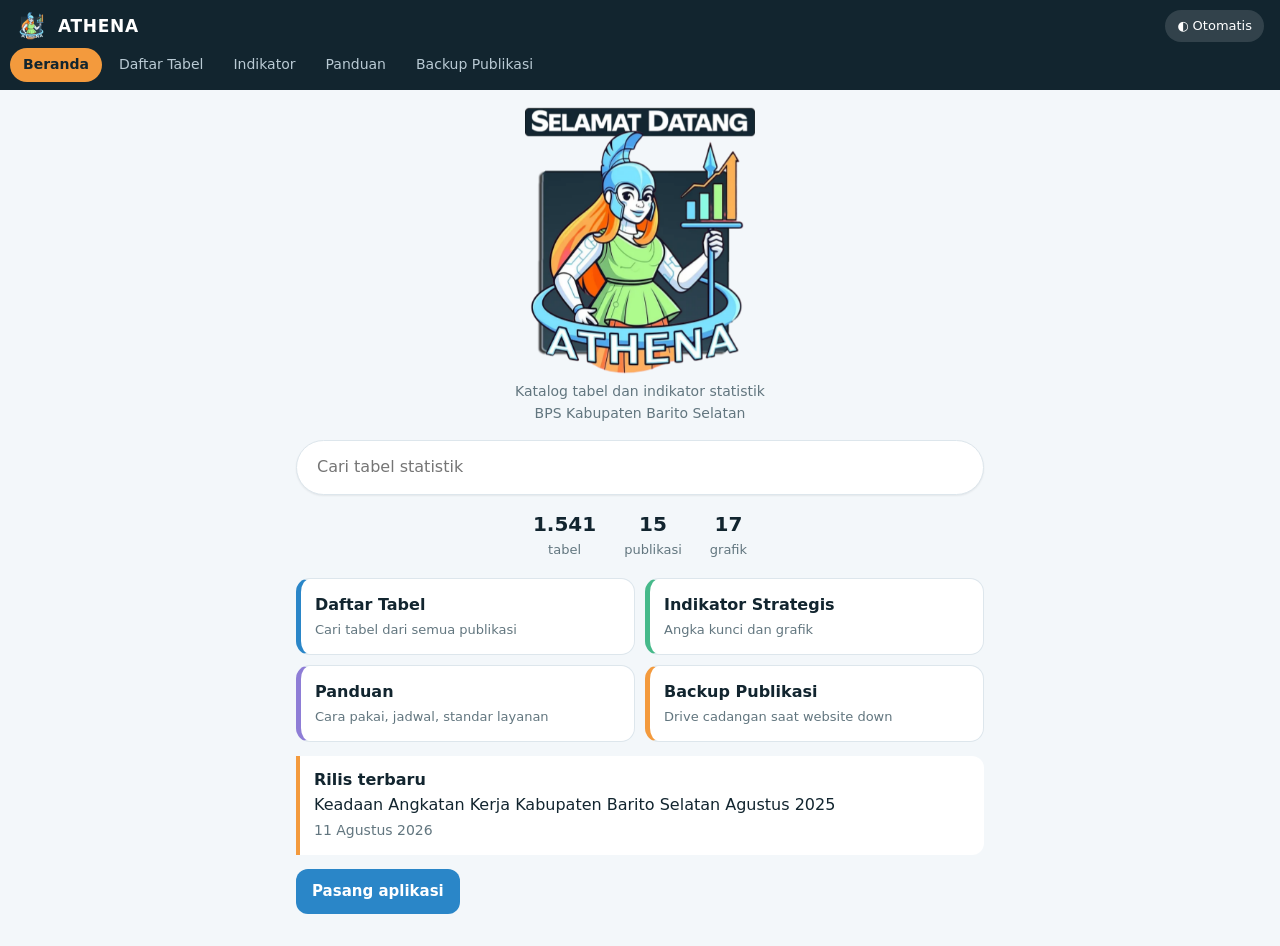
<file: index.html>
<!doctype html>
<html lang="id">

<head>
    <meta charset="utf-8">
    <meta name="viewport" content="width=device-width,initial-scale=1,viewport-fit=cover">
    <meta name="theme-color" content="#12252f">
    <link rel="manifest" href="manifest.webmanifest">
    <link rel="apple-touch-icon" href="assets/icon-180.png">
    <link rel="icon" href="assets/icon-192.png">
    <script src="js/theme.js"></script>
    <link rel="stylesheet" href="css/style.css">
    <title>ATHENA</title>
</head>

<body data-page="home">
    <main>
        <section class="top"><img class="hero" src="assets/hero.webp" alt="ATHENA, selamat datang">
            <p class="mu">Katalog tabel dan indikator statistik<br>BPS Kabupaten Barito Selatan</p>
        </section>
        <form action="tabel.html" class="sf"><input name="q" type="search" placeholder="Cari tabel statistik"
                aria-label="Cari tabel"></form>
        <div class="st" id="st"></div>
        <div class="tiles">
            <a class="tile t1" href="tabel.html"><b>Daftar Tabel</b><small>Cari tabel dari semua publikasi</small></a>
            <a class="tile t2" href="strategis.html"><b>Indikator Strategis</b><small>Angka kunci dan grafik</small></a>
            <a class="tile t3" href="panduan.html"><b>Panduan</b><small>Cara pakai, jadwal, standar layanan</small></a>
            <a class="tile t4" href="backup.html"><b>Backup Publikasi</b><small>Drive cadangan saat website
                    down</small></a>
        </div>
        <a id="nw" class="note" href="backup.html" hidden></a>
        <div class="row"><button id="ins" class="btn" hidden>Pasang aplikasi</button></div>
    </main>
    <script src="js/layout.js"></script>
    <script>
        const J = u => fetch(u).then(r => r.json()), esc = t => String(t).replace(/[&<>"]/g, c => '&#' + c.charCodeAt(0) + ';');
        Promise.all([J('data/sumber.json'), J('data/indikator.json')]).then(([s, k]) => { st.innerHTML = [[s.reduce((a, x) => a + x.jumlah, 0), 'tabel'], [s.length, 'publikasi'], [k.reduce((a, x) => a + x.grafik.length, 0), 'grafik']].map(([v, l]) => '<div><b>' + v.toLocaleString('id-ID') + '</b>' + l + '</div>').join('') });
        J('data/update.json').then(u => { if (u[0]) { nw.hidden = false; nw.innerHTML = '<b>Rilis terbaru</b><br>' + esc(u[0].judul) + '<br><span class="mu">' + esc(u[0].rilis) + '</span>' } });
        let ev; addEventListener('beforeinstallprompt', e => { e.preventDefault(); ev = e; ins.hidden = false }); ins.onclick = () => ev.prompt();
    </script>
</body>

</html>
</file>
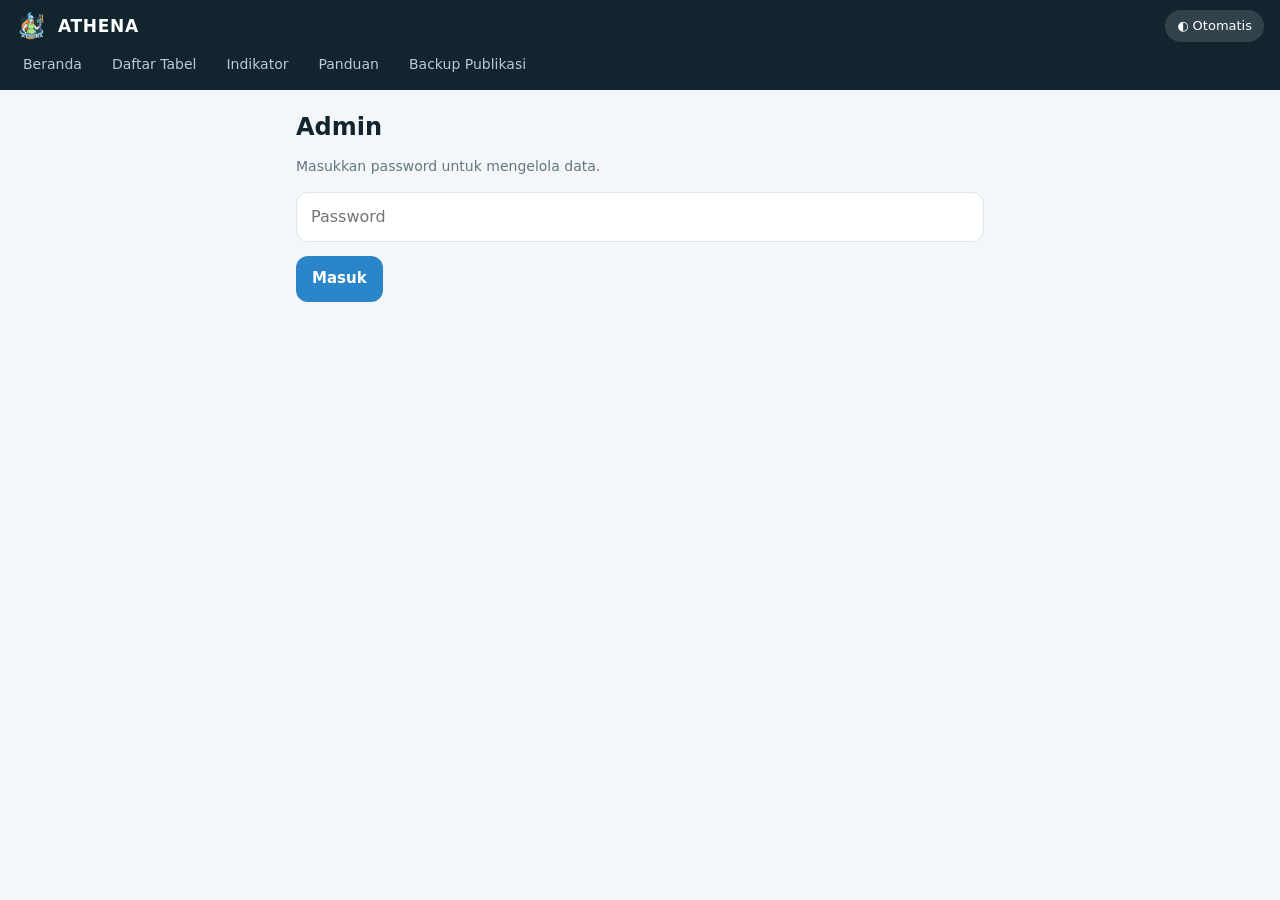
<file: admin.html>
<!doctype html>
<html lang="id">

<head>
    <meta charset="utf-8">
    <meta name="viewport" content="width=device-width,initial-scale=1,viewport-fit=cover">
    <meta name="theme-color" content="#12252f">
    <link rel="manifest" href="manifest.webmanifest">
    <link rel="apple-touch-icon" href="assets/icon-180.png">
    <link rel="icon" href="assets/icon-192.png">
    <script src="js/theme.js"></script>
    <link rel="stylesheet" href="css/style.css">
    <meta name="robots" content="noindex">
    <title>Admin · ATHENA</title>
</head>

<body data-page="admin">
    <main>
        <section id="lg">
            <h1>Admin</h1>
            <p class="mu">Masukkan password untuk mengelola data.</p><input id="pw" type="password"
                placeholder="Password" autocomplete="current-password">
            <div class="row"><button class="btn" id="go">Masuk</button></div>
            <p id="er" class="mu"></p>
        </section>
        <section id="ad" hidden>
            <h1>Perbarui data</h1>
            <label class="drop" id="dz"><b>Pilih atau seret file Excel</b><br><span class="mu">Kolom: Nama, Sumber,
                    Kategori, Bab, Gambar, Link</span><input id="fi" type="file" accept=".xlsx,.xls" hidden></label>
            <p id="ms" class="mu"></p>
            <div id="rp" hidden>
                <div class="kv" id="kv"></div>
                <ul id="is" class="mu"></ul>
                <div class="row"><button class="btn" id="d1">Unduh tabel.json</button><button class="btn" id="d2">Unduh
                        sumber.json</button></div>
                <p class="mu">Ganti kedua file di folder data/ pada repo, lalu commit dan push. Data baru langsung
                    dipakai aplikasi.</p>
            </div>
            <h2>Update terakhir (Backup Publikasi)</h2>
            <div id="ul"></div>
            <input id="uj" placeholder="Judul publikasi">
            <div style="height:8px"></div><input id="ur" placeholder="Tanggal rilis, mis. 11 Agustus 2026">
            <div class="row"><button class="btn gh" id="add">Tambah</button><button class="btn" id="d3">Unduh
                    update.json</button></div>
            <div class="row" style="margin-top:28px"><button class="btn gh" id="out">Keluar</button></div>
        </section>
    </main>
    <script src="js/layout.js"></script>
    <script>
        const HASH = 'ce7a63ac1fb6fe498999e3c8b24790d2fd5893605b580e5c76b090059bc289bb', $ = i => document.getElementById(i), esc = t => String(t).replace(/[&<>"]/g, c => '&#' + c.charCodeAt(0) + ';');
        const sha = async t => [...new Uint8Array(await crypto.subtle.digest('SHA-256', new TextEncoder().encode(t)))].map(b => b.toString(16).padStart(2, '0')).join('');
        const gate = ok => { $('lg').hidden = ok; $('ad').hidden = !ok }; gate(sessionStorage.a == '1');
        $('go').onclick = async () => { if (await sha($('pw').value) == HASH) { sessionStorage.a = '1'; $('pw').value = ''; gate(true) } else $('er').textContent = 'Password salah.' };
        $('pw').onkeydown = e => { if (e.key == 'Enter') $('go').click() }; $('out').onclick = () => { sessionStorage.clear(); gate(false) };
        const msg = (t, e) => { $('ms').textContent = t; $('ms').style.color = e ? '#d33' : '' }, dl = (n, o) => { const a = document.createElement('a'); a.href = URL.createObjectURL(new Blob([JSON.stringify(o)], { type: 'application/json' })); a.download = n; a.click() };
        const bab = b => { const m = b.trim().match(/^([IVX]+)\.?\s*(.*)$/); return m ? (m[2] ? m[1] + '. ' + m[2] : m[1]) : b.trim() };
        let R = null;
        async function proc(f) {
            if (!f) return; msg('Memproses…'); $('rp').hidden = true;
            try {
                if (!window.XLSX) await new Promise((ok, no) => { const s = document.createElement('script'); s.src = 'https://cdnjs.cloudflare.com/ajax/libs/xlsx/0.18.5/xlsx.full.min.js'; s.onload = ok; s.onerror = () => no(Error('Library Excel gagal dimuat. Periksa koneksi internet.')); document.head.append(s) });
                const wb = XLSX.read(await f.arrayBuffer()), rows = XLSX.utils.sheet_to_json(wb.Sheets[wb.SheetNames[0]], { defval: '' });
                const miss = ['Nama', 'Sumber', 'Kategori', 'Bab', 'Gambar', 'Link'].filter(c => !(rows[0] && c in rows[0])); if (miss.length) return msg('Kolom tidak ditemukan: ' + miss.join(', '), 1);
                const sm = new Map(), g = (r, k) => String(r[k] ?? ''); rows.forEach(r => { const s = g(r, 'Sumber'); if (!sm.has(s)) sm.set(s, { nama: s, link: g(r, 'Link'), jumlah: 0 }); sm.get(s).jumlah++ });
                const S = [...sm.values()].sort((a, b) => b.jumlah - a.jumlah), ix = new Map(S.map((x, i) => [x.nama, i])), seen = {}, T = [], bad = [];
                for (const [i, r] of rows.entries()) {
                    for (const k of ['Nama', 'Sumber', 'Kategori', 'Bab', 'Link']) if (!g(r, k).trim()) { bad.push('Baris ' + (i + 2) + ': kolom ' + k + ' kosong'); break }
                    const h = (await sha(g(r, 'Sumber') + '|' + g(r, 'Bab') + '|' + g(r, 'Nama'))).slice(0, 8); seen[h] = (seen[h] || 0) + 1; const m = g(r, 'Gambar').match(/\/d\/([\w-]+)/);
                    T.push({ id: h + (seen[h] > 1 ? '-' + seen[h] : ''), n: g(r, 'Nama').trim(), s: ix.get(g(r, 'Sumber')), k: g(r, 'Kategori'), b: bab(g(r, 'Bab')), g: m ? m[1] : '' })
                }
                R = { T, S }; const kb = Object.values(seen).reduce((a, v) => a + v - 1, 0);
                $('kv').innerHTML = [['Tabel', T.length], ['Publikasi', S.length], ['Bergambar', T.filter(x => x.g).length], ['Judul kembar', kb]].map(([a, b]) => '<div>' + a + '<b>' + b.toLocaleString('id-ID') + '</b></div>').join('');
                $('is').innerHTML = bad.slice(0, 10).map(x => '<li>' + esc(x) + '</li>').join('') + (bad.length > 10 ? '<li>…dan ' + (bad.length - 10) + ' lainnya</li>' : '');
                $('rp').hidden = false; msg(bad.length ? bad.length + ' baris bermasalah. Periksa dulu sebelum dipakai.' : 'File valid.', bad.length)
            } catch (e) { msg(e.message, 1) }
        }
        $('fi').onchange = () => proc($('fi').files[0]); const dz = $('dz'); dz.ondragover = e => { e.preventDefault(); dz.classList.add('on') }; dz.ondragleave = () => dz.classList.remove('on'); dz.ondrop = e => { e.preventDefault(); dz.classList.remove('on'); proc(e.dataTransfer.files[0]) };
        $('d1').onclick = () => dl('tabel.json', R.T); $('d2').onclick = () => dl('sumber.json', R.S);
        let U = []; const ru = () => { $('ul').innerHTML = U.map((x, i) => '<div class="u"><span><b>' + esc(x.judul) + '</b><br><span class="mu">Rilis ' + esc(x.rilis) + '</span></span><button class="btn gh" data-d="' + i + '">Hapus</button></div>').join('') };
        fetch('data/update.json').then(r => r.json()).then(a => { U = a; ru() }); $('ul').onclick = e => { const d = e.target.dataset.d; if (d != null) { U.splice(d, 1); ru() } };
        $('add').onclick = () => { if ($('uj').value.trim() && $('ur').value.trim()) { U.unshift({ judul: $('uj').value.trim(), rilis: $('ur').value.trim() }); $('uj').value = $('ur').value = ''; ru() } }; $('d3').onclick = () => dl('update.json', U);
    </script>
</body>

</html>
</file>
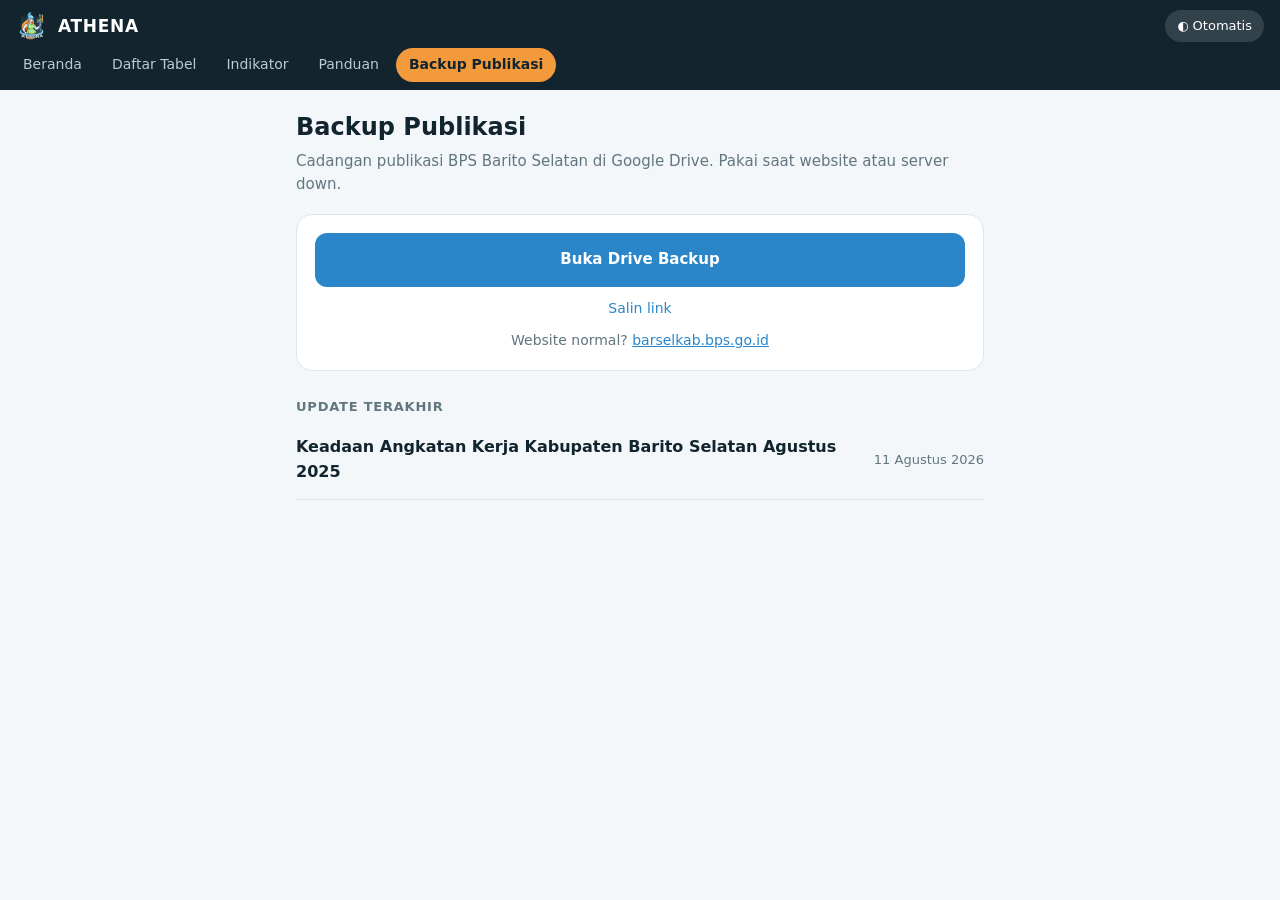
<file: backup.html>
<!doctype html>
<html lang="id">

<head>
    <meta charset="utf-8">
    <meta name="viewport" content="width=device-width,initial-scale=1,viewport-fit=cover">
    <meta name="theme-color" content="#12252f">
    <link rel="manifest" href="manifest.webmanifest">
    <link rel="apple-touch-icon" href="assets/icon-180.png">
    <link rel="icon" href="assets/icon-192.png">
    <script src="js/theme.js"></script>
    <link rel="stylesheet" href="css/style.css">
    <title>Backup Publikasi · ATHENA</title>
</head>

<body data-page="backup">
    <main>
        <h1>Backup Publikasi</h1>
        <p class="mu lead">Cadangan publikasi BPS Barito Selatan di Google Drive. Pakai saat website atau server down.
        </p>
        <div class="bk"><a class="btn big" id="dl"
                href="https://drive.google.com/drive/folders/19JmanEUoENUz_QFs1nANHDmr19Ypt-zL" target="_blank"
                rel="noopener">Buka Drive Backup</a>
            <button class="lnk" id="cp">Salin link</button>
            <p class="mu">Website normal? <a href="https://barselkab.bps.go.id" target="_blank"
                    rel="noopener">barselkab.bps.go.id</a></p>
        </div>
        <h2 class="lb">Update terakhir</h2>
        <div id="up"></div>
    </main>
    <script src="js/layout.js"></script>
    <script>
        const esc = t => String(t).replace(/[&<>"]/g, c => '&#' + c.charCodeAt(0) + ';');
        cp.onclick = () => navigator.clipboard.writeText(dl.href).then(() => { cp.textContent = 'Tersalin'; setTimeout(() => cp.textContent = 'Salin link', 1500) });
        fetch('data/update.json').then(r => r.json()).then(a => { up.innerHTML = a.map(x => '<div class="u"><b>' + esc(x.judul) + '</b><span class="mu">' + esc(x.rilis) + '</span></div>').join('') });
    </script>
</body>

</html>
</file>
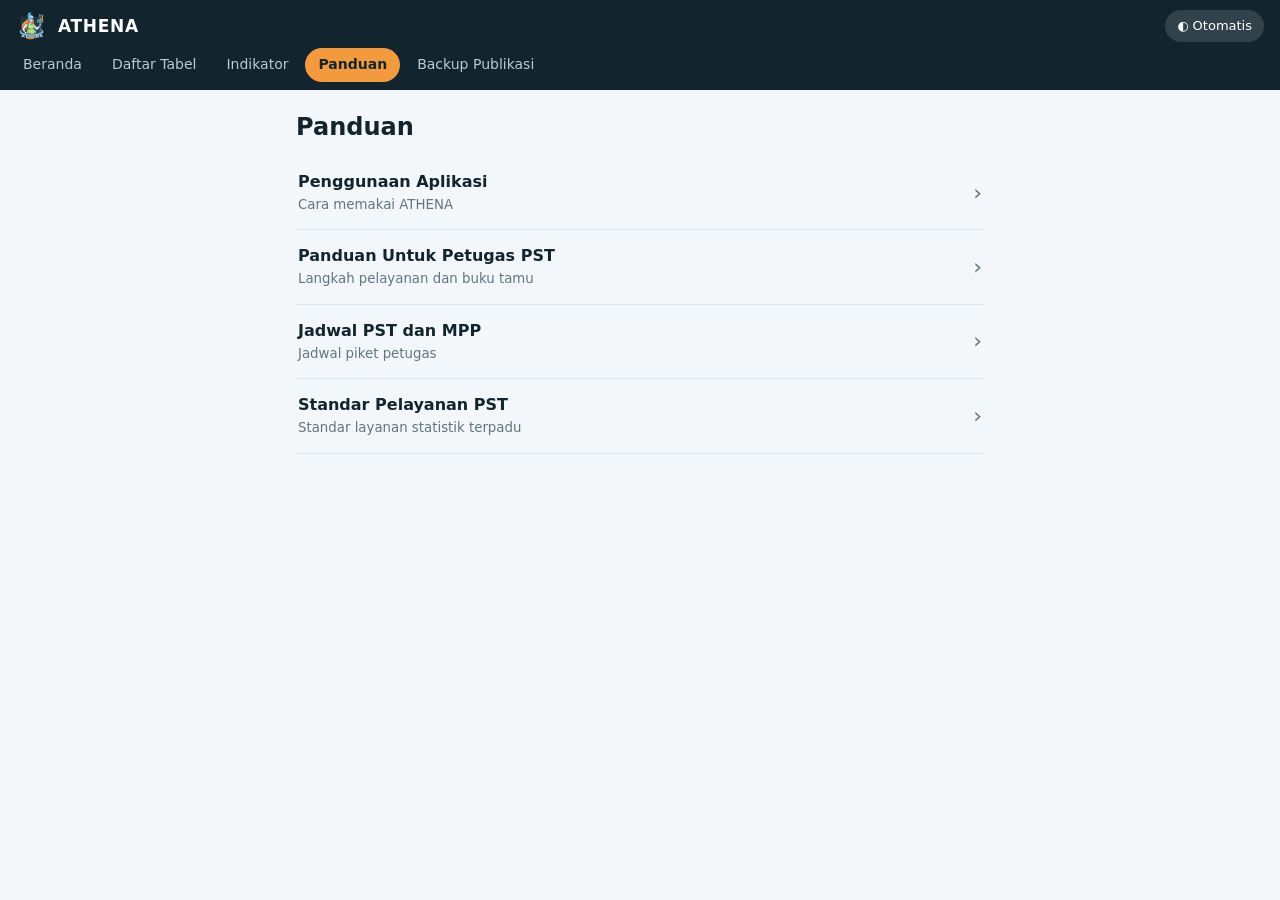
<file: panduan.html>
<!doctype html><html lang="id"><head><meta charset="utf-8"><meta name="viewport" content="width=device-width,initial-scale=1,viewport-fit=cover"><meta name="theme-color" content="#12252f"><link rel="manifest" href="manifest.webmanifest"><link rel="apple-touch-icon" href="assets/icon-180.png"><link rel="icon" href="assets/icon-192.png"><script src="js/theme.js"></script><link rel="stylesheet" href="css/style.css"><title>Panduan · ATHENA</title></head><body data-page="panduan"><main><h1 id="h"></h1><div id="c"></div></main>
<dialog id="zm" class="zm"><button class="btn" id="zx">Tutup</button><img id="zi" alt=""></dialog>
<script src="js/layout.js"></script><script src="js/vendor/marked.umd.js"></script><script>
const $=i=>document.getElementById(i),Q=new URLSearchParams(location.search).get('p'),esc=t=>String(t).replace(/[&<>"]/g,c=>'&#'+c.charCodeAt(0)+';');
fetch('panduan/index.json').then(r=>{if(!r.ok)throw Error('panduan/index.json tidak ditemukan ('+r.status+')');return r.json()}).then(async L=>{const it=L.find(x=>x.id==Q);
if(!it){$('h').textContent='Panduan';$('c').innerHTML='<div class="menu">'+L.map(x=>'<a href="?p='+x.id+'"><span><b>'+esc(x.judul)+'</b><small>'+esc(x.desk||'')+'</small></span></a>').join('')+'</div>';return}
$('h').innerHTML='<a class="mu" href="panduan.html">‹ Panduan</a><br>'+esc(it.judul);document.title=it.judul+' · ATHENA';
const rs=await fetch('panduan/'+it.file);if(!rs.ok)throw Error('panduan/'+it.file+' tidak ditemukan ('+rs.status+')');let t=await rs.text(),u='';t=t.replace(/^(?:---\s*\n([\s\S]*?)\n---|<!--([\s\S]*?)-->)\s*\n/,(m,a,b)=>{u=((a||b).match(/diperbarui:\s*([^\n]+?)\s*$/m)||[])[1]||'';return''});
$('c').innerHTML=(u?'<p class="mu">Diperbarui: '+esc(u)+'</p>':'')+'<div class="md">'+marked.parse(t,{breaks:true}).replace(/<table>/g,'<div class="sc"><table>').replace(/<\/table>/g,'</table></div>')+'</div>';
$('c').querySelectorAll('img').forEach(i=>{const s=i.getAttribute('src');if(!/^(https?:|\/|data:)/.test(s))i.src='panduan/'+s;i.onclick=()=>{$('zi').src=i.src;$('zi').className='';$('zm').showModal()}})}).catch(e=>{$('h').textContent=$('h').textContent||'Panduan';$('c').innerHTML='<p class="mu">Gagal memuat panduan: '+esc(e.message)+'</p>'});
$('zi').onclick=e=>e.target.classList.toggle('z');$('zx').onclick=()=>$('zm').close();
</script></body></html>
</file>
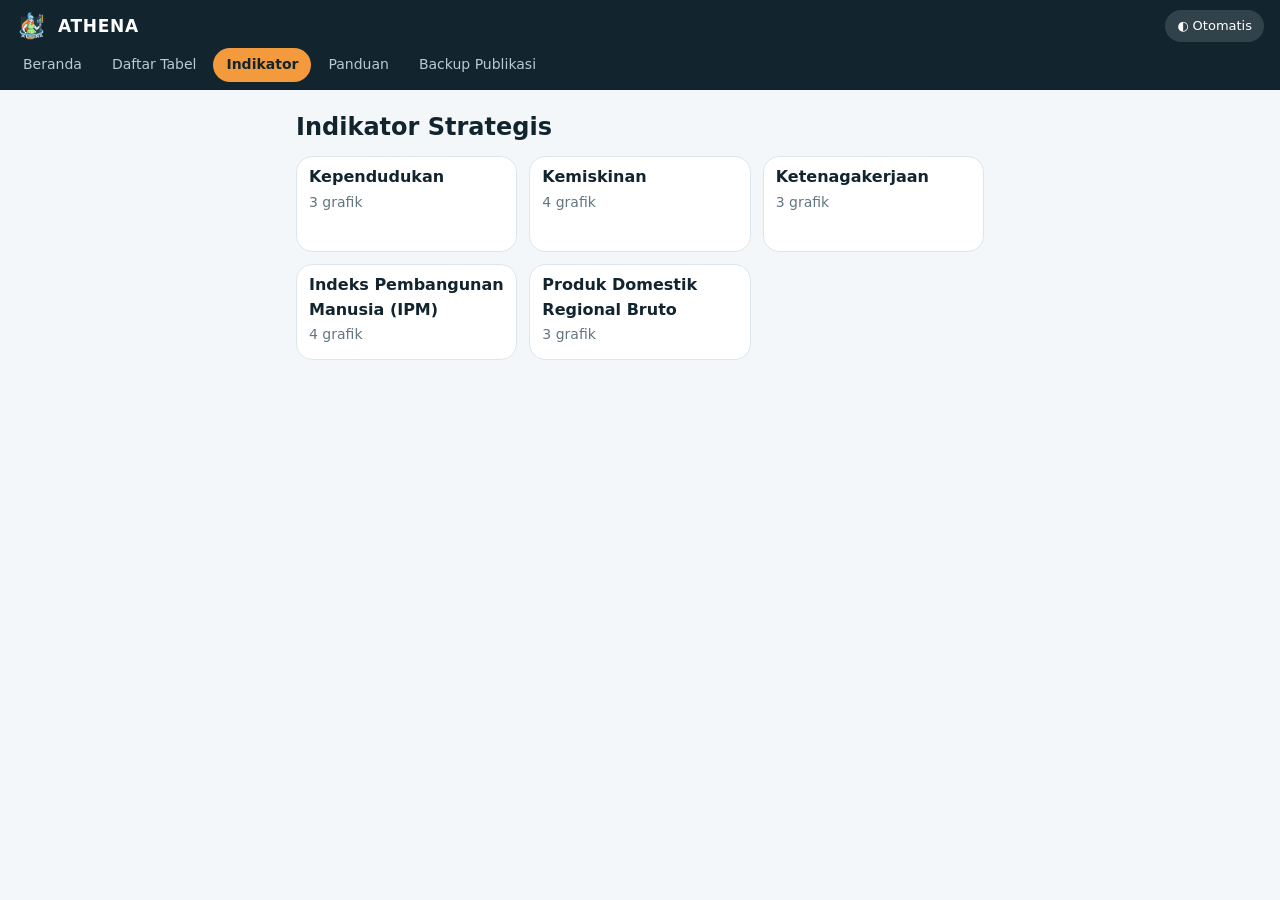
<file: strategis.html>
<!doctype html>
<html lang="id">

<head>
    <meta charset="utf-8">
    <meta name="viewport" content="width=device-width,initial-scale=1,viewport-fit=cover">
    <meta name="theme-color" content="#12252f">
    <link rel="manifest" href="manifest.webmanifest">
    <link rel="apple-touch-icon" href="assets/icon-180.png">
    <link rel="icon" href="assets/icon-192.png">
    <script src="js/theme.js"></script>
    <link rel="stylesheet" href="css/style.css">
    <title>Indikator Strategis · ATHENA</title>
</head>

<body data-page="strategis">
    <main>
        <h1 id="h"></h1>
        <div id="c"></div>
    </main>
    <script src="js/layout.js"></script>
    <script src="js/vendor/chart.umd.js"></script>
    <script>
        const $ = i => document.getElementById(i), K = new URLSearchParams(location.search).get('k'), css = v => getComputedStyle(document.documentElement).getPropertyValue(v).trim(),
            f = v => v == null ? '–' : Number(v).toLocaleString('id-ID', { maximumFractionDigits: 2 }), esc = t => String(t).replace(/[&<>"]/g, c => '&#' + c.charCodeAt(0) + ';'), PAL = ['#2a86c8', '#f39a3d', '#46b98a', '#8e7dd6'];
        fetch('data/indikator.json').then(r => r.json()).then(D => { const k = D.find(x => x.id == K); k ? det(k) : lst(D) });
        function lst(D) { $('h').textContent = 'Indikator Strategis'; $('c').innerHTML = '<div class="grid">' + D.map(k => '<a class="card" href="?k=' + k.id + '">' + (k.g ? '<img alt="" src="https://drive.google.com/thumbnail?id=' + k.g + '&sz=w600" onerror="this.remove()">' : '') + '<b>' + esc(k.nama) + '</b><span class="mu">' + k.grafik.length + ' grafik</span></a>').join('') + '</div>' }
        function det(k) {
            document.title = k.nama + ' · ATHENA'; $('h').innerHTML = '<a class="mu" href="strategis.html">‹ Indikator Strategis</a><br>' + esc(k.nama);
            const kp = k.sorotan.map(s => '<div>' + esc(s.n) + '<b>' + f(s.v) + '</b><small>' + esc(s.u) + ' · ' + s.t + (s.d == null ? '' : ' · ' + (s.d >= 0 ? '▲ ' : '▼ ') + f(Math.abs(s.d))) + '</small></div>').join('');
            $('c').innerHTML = (kp ? '<div class="kv">' + kp + '</div>' : '') + k.grafik.map((g, i) => '<section class="gf"><h2>' + esc(g.j) + '</h2><span class="mu">' + esc(g.u) + (g.c ? ' · ' + esc(g.c) : '') + '</span><div class="cv' + (g.t == 'pyramid' || g.t == 'hbar' ? ' tall' : '') + '"><canvas id="g' + i + '"></canvas></div><details><summary>Lihat tabel</summary><div class="sc"><table class="t"><tr><th></th>' + g.s.map(s => '<th>' + esc(s.n) + '</th>').join('') + '</tr>' + g.x.map((x, j) => '<tr><td>' + esc(x) + '</td>' + g.s.map(s => '<td>' + f(s.d[j]) + '</td>').join('') + '</tr>').join('') + '</table></div></details></section>').join('');
            charts(k); addEventListener('themechange', () => charts(k))
        }
        function charts(k) { Chart.defaults.color = css('--mu'); Chart.defaults.borderColor = css('--ln'); Chart.defaults.font.family = 'system-ui,sans-serif'; k.grafik.forEach((g, i) => { const e = $('g' + i); Chart.getChart(e)?.destroy(); draw(e, g) }) }
        function draw(el, g) {
            const py = g.t == 'pyramid', h = g.t == 'hbar' || py, ln = g.t == 'line'; let x = g.x, S = g.s.map(s => s.d);
            if (py) { x = [...x].reverse(); S = [S[0].map(v => -v).reverse(), S[1].slice().reverse()] }
            new Chart(el, {
                type: ln ? 'line' : 'bar', data: { labels: x, datasets: S.map((d, i) => ({ label: g.s[i].n, data: d, backgroundColor: PAL[i], borderColor: PAL[i], tension: .3, pointRadius: 3, borderRadius: ln ? 0 : 3 })) },
                options: { indexAxis: h ? 'y' : 'x', responsive: true, maintainAspectRatio: false, scales: { x: { stacked: py, ticks: py ? { callback: v => f(Math.abs(v)) } : {} }, y: { stacked: py } }, plugins: { legend: { display: S.length > 1 }, tooltip: { callbacks: { label: c => c.dataset.label + ': ' + f(Math.abs(c.raw)) } } } }
            })
        }
    </script>
</body>

</html>
</file>
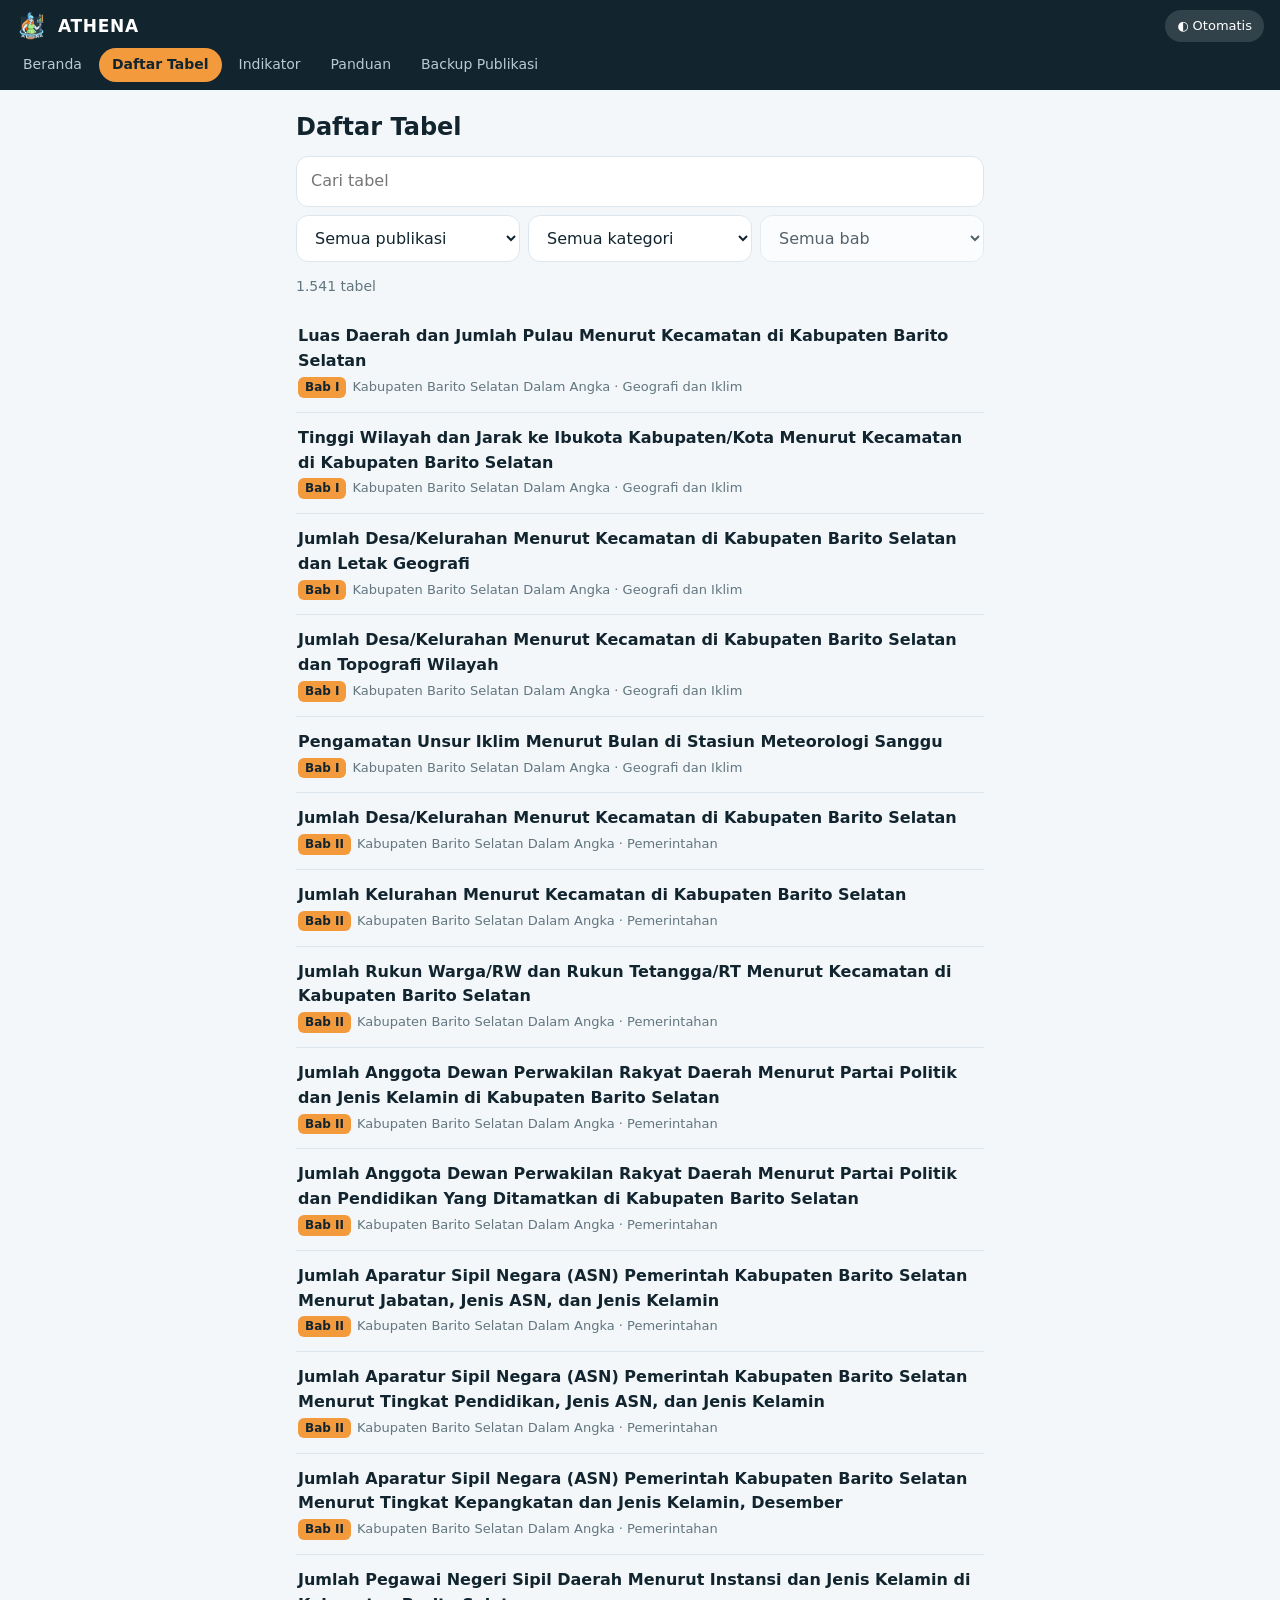
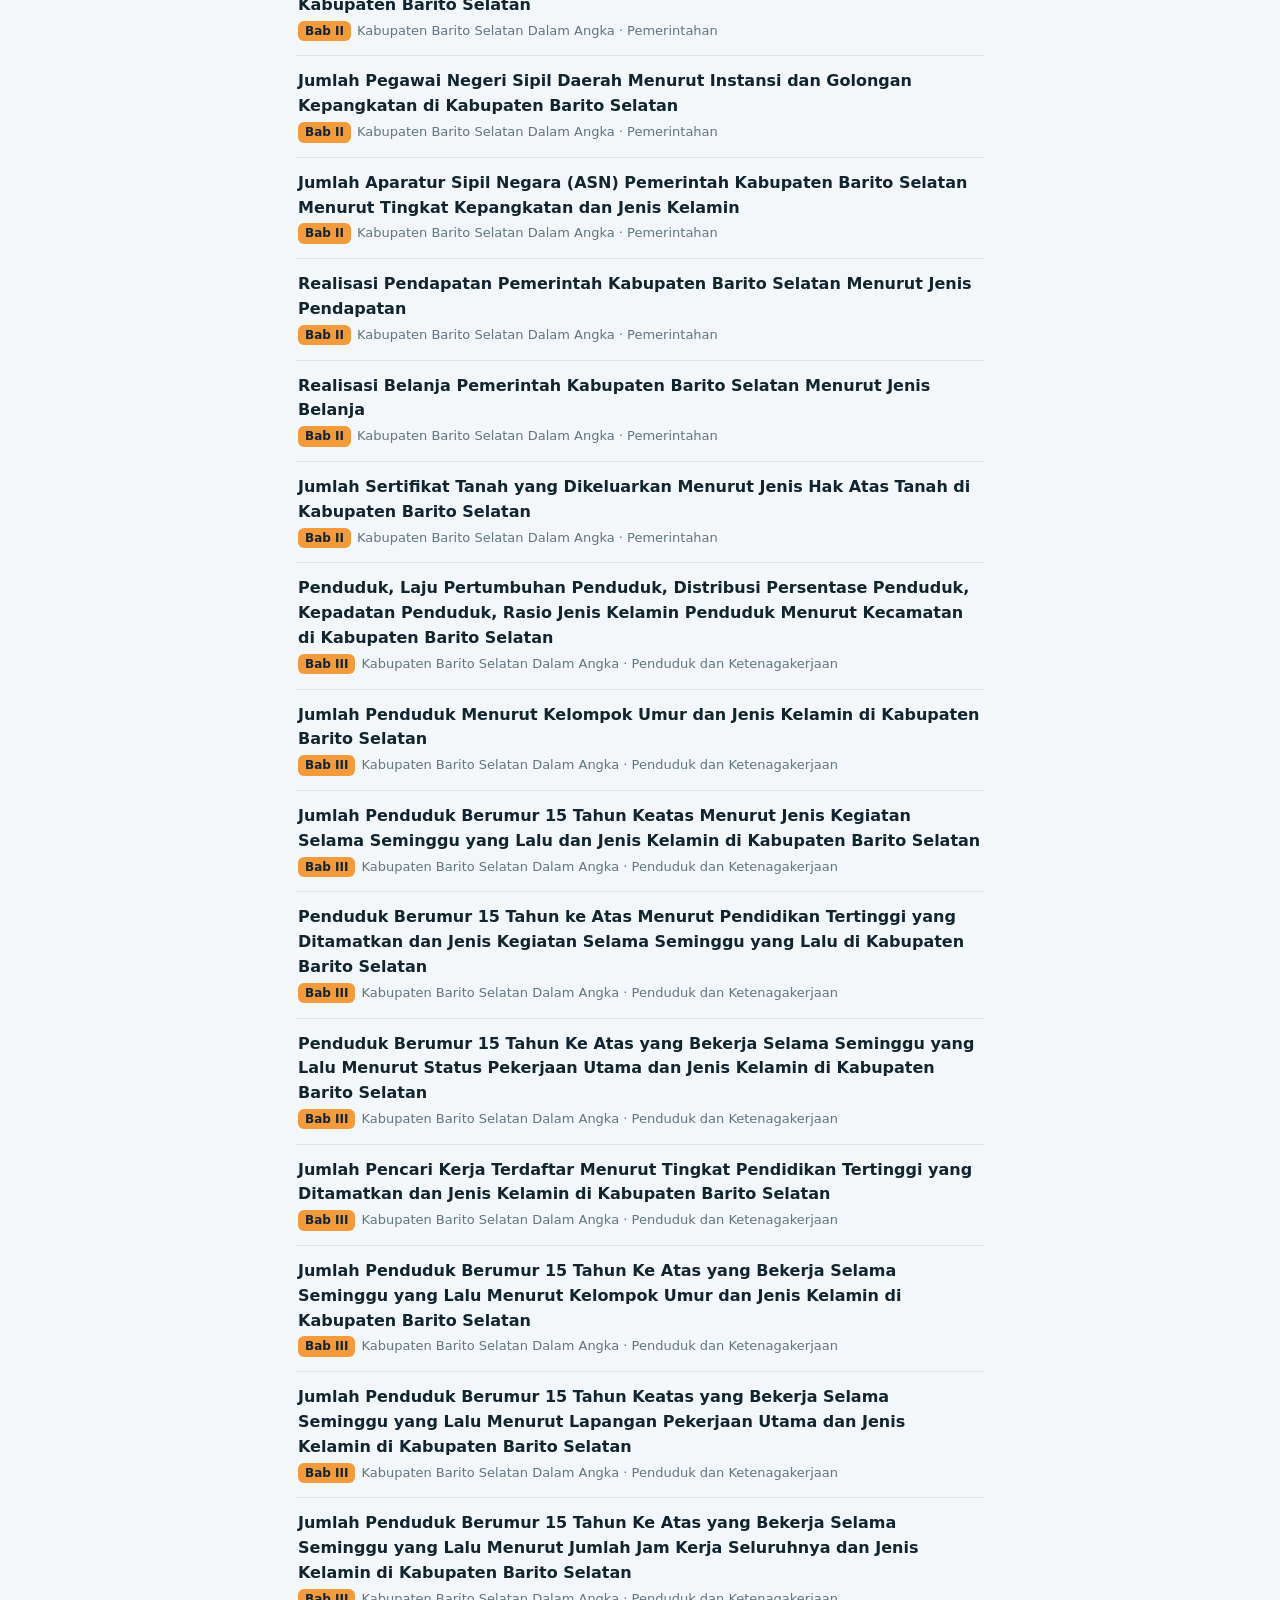
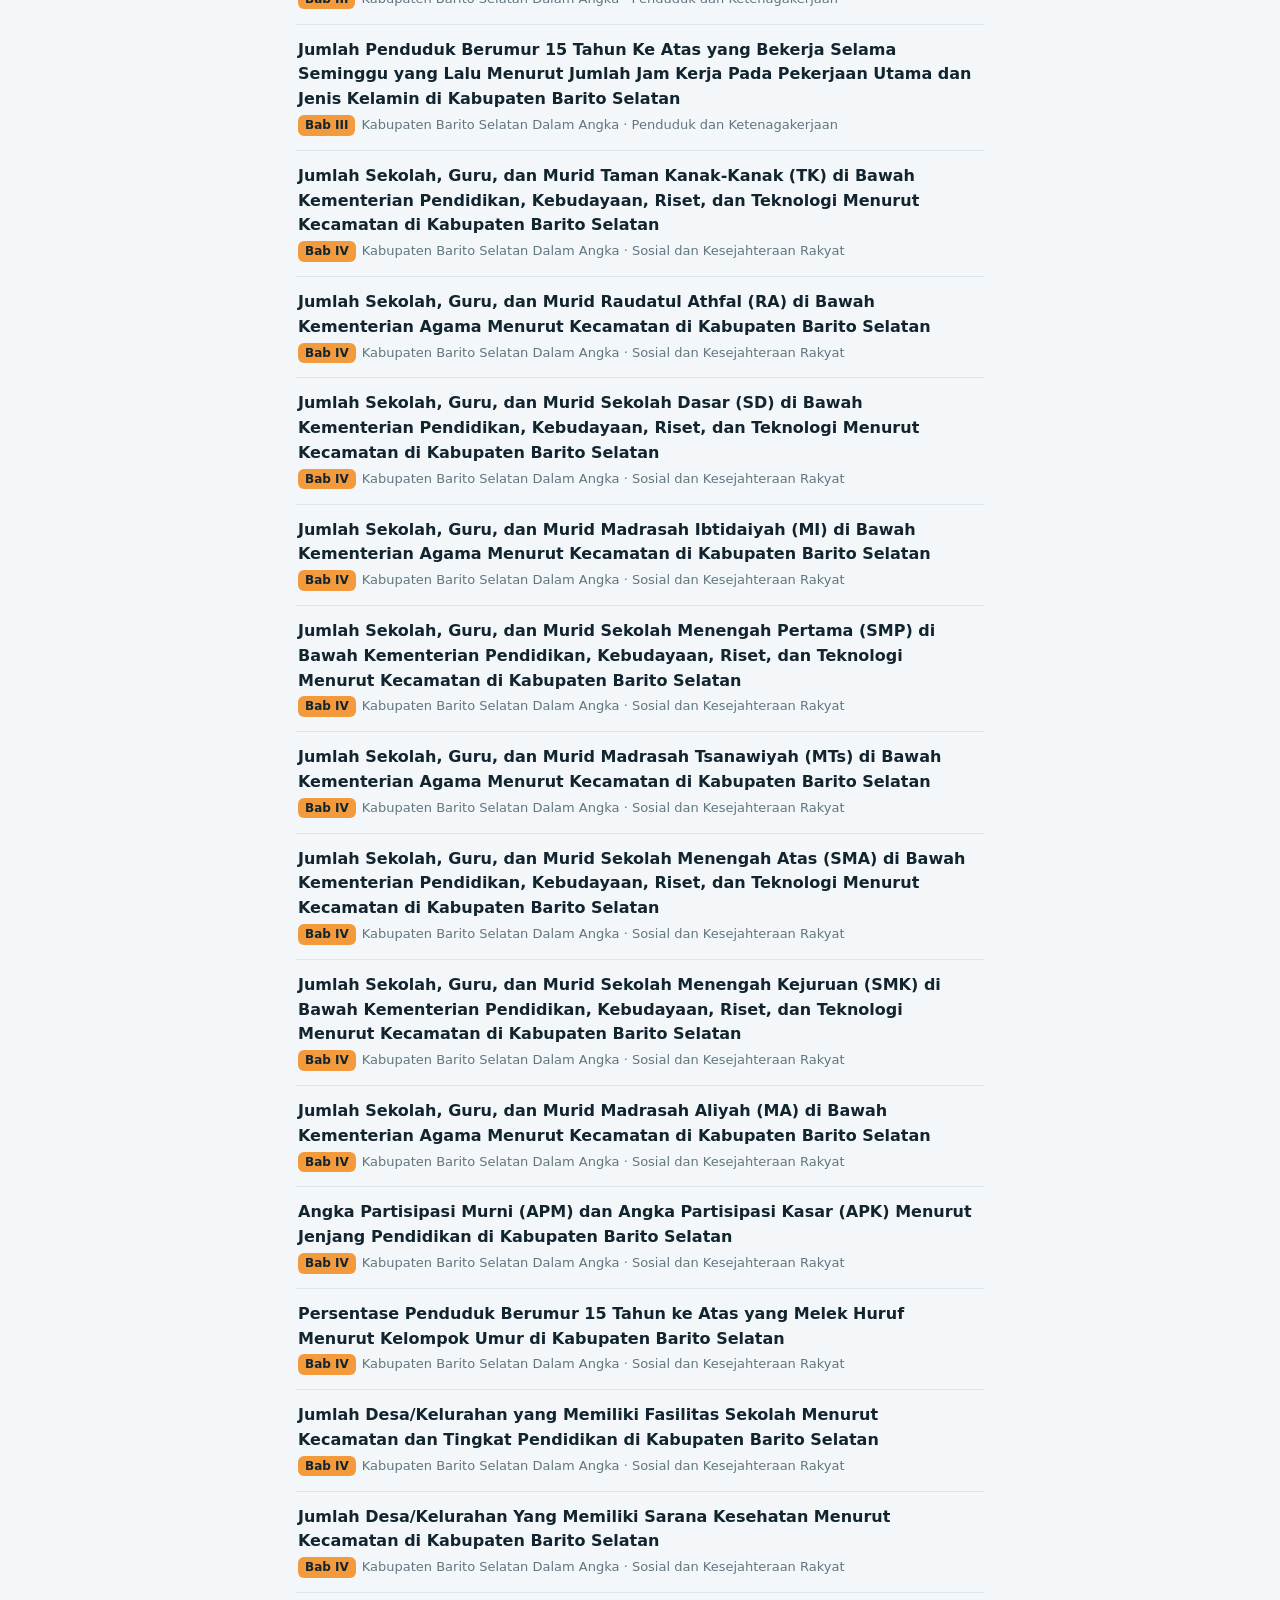
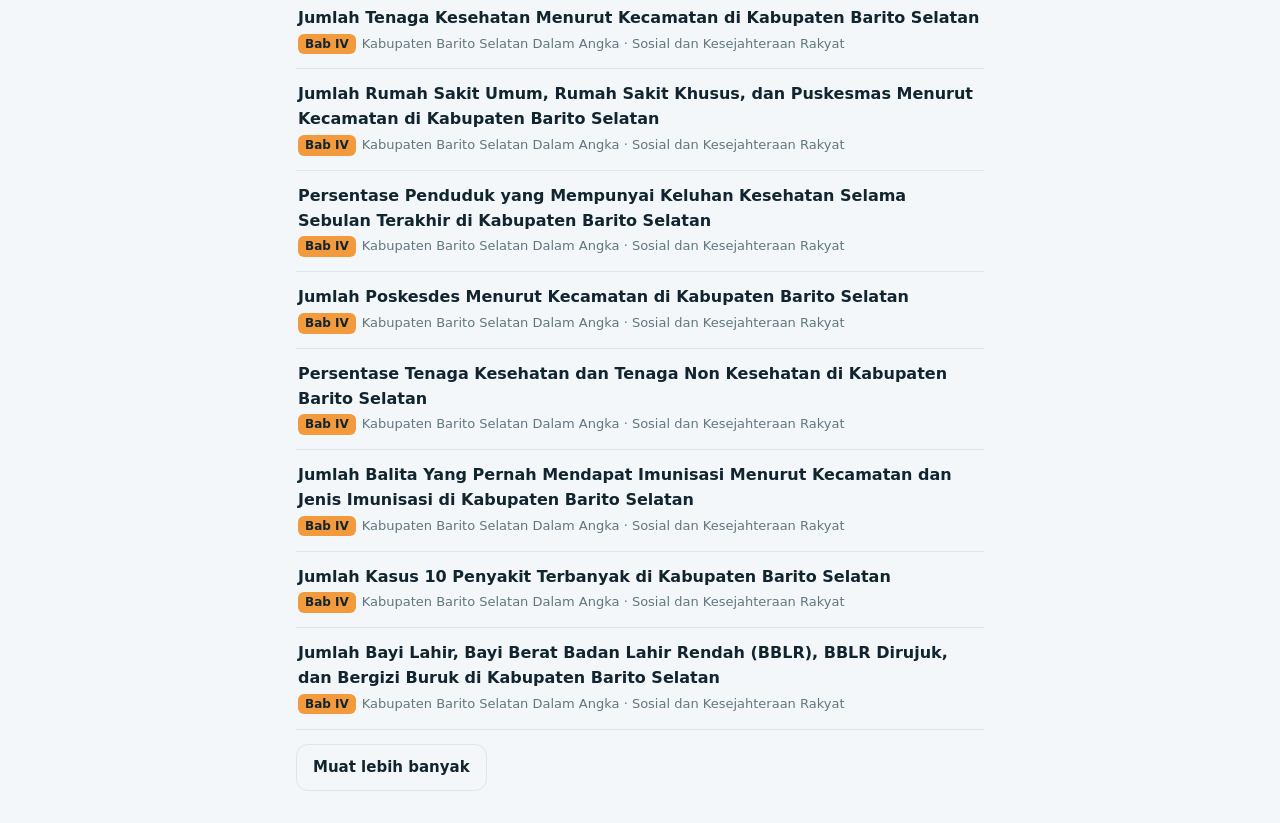
<file: tabel.html>
<!doctype html><html lang="id"><head><meta charset="utf-8"><meta name="viewport" content="width=device-width,initial-scale=1,viewport-fit=cover"><meta name="theme-color" content="#12252f"><link rel="manifest" href="manifest.webmanifest"><link rel="apple-touch-icon" href="assets/icon-180.png"><link rel="icon" href="assets/icon-192.png"><script src="js/theme.js"></script><link rel="stylesheet" href="css/style.css"><title>Daftar Tabel · ATHENA</title></head><body data-page="tabel"><main>
<h1>Daftar Tabel</h1><input id="q" type="search" placeholder="Cari tabel" aria-label="Cari tabel" autocomplete="off">
<div class="fl"><select id="s" aria-label="Publikasi"></select><select id="k" aria-label="Kategori"></select><select id="b" aria-label="Bab" disabled></select></div>
<p id="info" class="mu"></p><div id="list"></div><div class="row"><button id="more" class="btn gh" hidden>Muat lebih banyak</button></div></main>
<dialog id="dlg"></dialog><script src="js/layout.js"></script><script>
const $=i=>document.getElementById(i),P=new URLSearchParams(location.search),N=50,
esc=t=>t.replace(/[&<>"]/g,c=>'&#'+c.charCodeAt(0)+';'),
norm=t=>t.toLowerCase().replace(/di kabupaten barito selatan/g,' ').replace(/[^a-z0-9\s]/g,' ');
let T=[],S=[],F=[],n=0;
const fill=(e,l,o)=>{e.innerHTML='<option value="">'+l+'</option>'+o.map(x=>'<option value="'+esc(String(x[0]))+'">'+esc(x[1])+'</option>').join('')};
function bab(){const s=$('s').value,l=s===''?[]:[...new Set(T.filter(x=>x.s==s).map(x=>x.b))];fill($('b'),'Semua bab',l.map(x=>[x,x]));$('b').disabled=!l.length}
function run(){const q=$('q').value,s=$('s').value,k=$('k').value,b=$('b').value,w=norm(q).split(/\s+/).filter(Boolean);
F=T.filter(x=>(s===''||x.s==s)&&(!k||x.k==k)&&(!b||x.b==b)&&w.every(t=>x.h.includes(t)));n=0;$('list').innerHTML='';more();
$('info').textContent=F.length.toLocaleString('id-ID')+' tabel';
const u=new URLSearchParams();for(const[a,v]of[['q',q],['s',s],['k',k],['b',b]])if(v)u.set(a,v);history.replaceState(null,'',u.toString()?'?'+u:location.pathname)}
function more(){$('list').insertAdjacentHTML('beforeend',F.slice(n,n+N).map(x=>'<button class="it" data-i="'+x._+'"><b>'+esc(x.n)+'</b><span><i class="chip">Bab '+((x.b.match(/^[IVX]+/)||['?'])[0])+'</i>'+esc(S[x.s].nama)+' · '+esc(x.k)+'</span></button>').join(''));n+=N;$('more').hidden=n>=F.length}
function show(x){const s=S[x.s],g=x.g,bn=x.b.replace(/^[IVX]+\.?\s*/,'').toLowerCase(),f=(l,v,c)=>'<div'+(c?' class="'+c+'"':'')+'><dt>'+l+'</dt><dd>'+v+'</dd></div>';
$('dlg').innerHTML='<div class="in"><h2>'+esc(x.n)+'</h2><dl class="meta">'+f('Bab',esc(x.b),'w bab')+f('Sumber',esc(s.nama))+(x.k.toLowerCase()!=bn?f('Kategori',esc(x.k)):'')+f('Link','<a target="_blank" rel="noopener" href="'+esc(s.link)+'">'+esc(s.link.replace(/^https?:\/\//,''))+'</a>')+'</dl>'+(g?'<img alt="" src="https://drive.google.com/thumbnail?id='+g+'&sz=w1600" onerror="this.outerHTML=\'<p class=mu>Gambar tidak dapat dimuat.</p>\'">':'')+'<div class="row">'+(g?'<a class="btn" target="_blank" rel="noopener" href="https://drive.google.com/file/d/'+g+'/view">Buka di Drive</a>':'')+'<button class="btn gh" onclick="dlg.close()">Tutup</button></div></div>';$('dlg').showModal()}
Promise.all([fetch('data/tabel.json').then(r=>r.json()),fetch('data/sumber.json').then(r=>r.json())]).then(([t,s])=>{T=t;S=s;T.forEach((x,i)=>{x._=i;x.h=norm(x.n+' '+x.k+' '+x.b+' '+S[x.s].nama)});
fill($('s'),'Semua publikasi',S.map((x,i)=>[i,x.nama]));fill($('k'),'Semua kategori',[...new Set(T.map(x=>x.k))].sort().map(k=>[k,k]));
$('q').value=P.get('q')||'';$('s').value=P.get('s')||'';$('k').value=P.get('k')||'';bab();$('b').value=P.get('b')||'';run()});
$('q').oninput=run;$('k').onchange=run;$('b').onchange=run;$('s').onchange=()=>{bab();run()};$('more').onclick=more;
$('list').onclick=e=>{const b=e.target.closest('.it');if(b)show(T[b.dataset.i])};$('dlg').onclick=e=>{if(e.target==e.currentTarget)e.currentTarget.close()};
</script></body></html>
</file>
<file: css/style.css>
:root{--bg:#f3f7fa;--sf:#fff;--ink:#12252f;--mu:#62767f;--ln:#dde6ec;--ac:#2a86c8;--or:#f39a3d;--hd:#12252f}
:root{color-scheme:light}:root[data-t=dark]{color-scheme:dark;--bg:#0b161c;--sf:#13252e;--ink:#e9f1f6;--mu:#93a7b1;--ln:#233a46;--ac:#5bb4e8;--hd:#08111a}
*{box-sizing:border-box}html{-webkit-text-size-adjust:100%}
body{margin:0;background:var(--bg);color:var(--ink);font:16px/1.55 system-ui,-apple-system,"Segoe UI",Roboto,sans-serif}
header{position:sticky;top:0;z-index:5;background:var(--hd);color:#fff;padding-top:env(safe-area-inset-top)}
.bar{display:flex;align-items:center;gap:10px;padding:10px 16px 6px}.bar img{width:32px;height:32px;border-radius:8px}.bar b{font-size:17px;letter-spacing:.04em}
nav{display:flex;gap:4px;padding:0 10px 8px;overflow-x:auto;scrollbar-width:none}
nav a{color:#b9cad4;text-decoration:none;padding:6px 13px;border-radius:99px;font-size:14px;white-space:nowrap}
nav a.on{background:var(--or);color:#12252f;font-weight:600}
main{max-width:720px;margin:0 auto;padding:18px 16px calc(32px + env(safe-area-inset-bottom))}
h1{font-size:24px;line-height:1.25;margin:4px 0 14px}h2{font-size:17px;margin:22px 0 4px}
.mu{color:var(--mu);font-size:14px}a{color:var(--ac)}
input,select{width:100%;font:inherit;color:inherit;background:var(--sf);border:1px solid var(--ln);border-radius:12px;padding:12px 14px}
input:focus,select:focus,.btn:focus-visible,.it:focus-visible,a:focus-visible{outline:2px solid var(--ac);outline-offset:2px}
.fl{display:grid;gap:8px;margin:8px 0 12px}@media(min-width:560px){.fl{grid-template-columns:repeat(3,1fr)}}
.it{display:block;width:100%;text-align:left;font:inherit;color:inherit;background:none;border:0;border-bottom:1px solid var(--ln);padding:13px 2px;cursor:pointer}
.it b{display:block;font-weight:600}.it span{font-size:13px;color:var(--mu)}
.btn{display:inline-block;font:inherit;font-size:15px;font-weight:600;text-decoration:none;color:#fff;background:var(--ac);border:0;border-radius:12px;padding:11px 16px;cursor:pointer}
.btn.gh{background:none;color:var(--ink);border:1px solid var(--ln)}.row{display:flex;flex-wrap:wrap;gap:8px;margin-top:14px}
dialog{width:min(94vw,680px);max-height:90vh;padding:0;border:0;border-radius:18px;background:var(--sf);color:var(--ink)}dialog::backdrop{background:#000a}
.in{padding:18px}.in h2{font-size:18px;line-height:1.35;margin:0 0 6px}.in img{width:100%;border-radius:10px;margin-top:12px;background:#fff}
.hero{display:block;width:min(72%,320px);margin:0 auto 14px}
.menu a,.u{display:flex;justify-content:space-between;align-items:center;gap:12px;padding:14px 2px;border-bottom:1px solid var(--ln);color:inherit;text-decoration:none}
.menu small{display:block;color:var(--mu)}.menu .off{opacity:.5}.menu a:not(.off)::after{content:"›";color:var(--mu);font-size:22px}
.note{border-left:4px solid var(--or);background:var(--sf);padding:12px 14px;border-radius:0 12px 12px 0;margin:12px 0}
code{word-break:break-all;font-size:13px}
@media(prefers-reduced-motion:no-preference){.hero{animation:up .5s ease both}@keyframes up{from{opacity:0;transform:translateY(8px)}}}
.chip{display:inline-block;font-style:normal;font-size:12px;font-weight:700;background:var(--or);color:#12252f;border-radius:6px;padding:1px 7px;margin-right:6px}
.meta{display:grid;grid-template-columns:1fr 1fr;gap:12px 16px;margin:14px 0}.meta dt{font-size:13px;color:var(--mu)}.meta dd{margin:0;word-break:break-word}
.meta .w{grid-column:1/-1}.meta .bab dd{font-weight:700;font-size:18px}
.drop{display:block;border:2px dashed var(--ln);border-radius:16px;padding:28px 16px;text-align:center;cursor:pointer}.drop:hover,.drop.on{border-color:var(--ac)}
.kv{display:grid;grid-template-columns:repeat(2,1fr);gap:8px;margin:14px 0}.kv div{background:var(--sf);border:1px solid var(--ln);border-radius:12px;padding:10px 12px;font-size:14px;color:var(--mu)}.kv b{display:block;font-size:22px;color:var(--ink)}
.grid{display:grid;grid-template-columns:repeat(2,1fr);gap:12px}@media(min-width:620px){.grid{grid-template-columns:repeat(3,1fr)}}
.card{display:flex;flex-direction:column;gap:2px;background:var(--sf);border:1px solid var(--ln);border-radius:16px;overflow:hidden;padding:0 0 12px;color:inherit;text-decoration:none;min-height:96px}
.card img{width:100%;aspect-ratio:4/3;object-fit:cover;background:var(--ln)}.card b,.card span{padding:0 12px}.card b{margin-top:8px}
.gf{margin-top:22px}.gf h2{margin:0 0 2px}.cv{position:relative;height:260px;margin-top:8px}.cv.tall{height:380px}
details{margin-top:8px}summary{cursor:pointer;color:var(--ac);font-size:14px}.sc{overflow-x:auto}
table{border-collapse:collapse;width:100%;font-size:14px}th,td{border-bottom:1px solid var(--ln);padding:6px 10px;text-align:left;white-space:nowrap}th{color:var(--mu);font-weight:600}
.md img{max-width:100%;border-radius:10px;cursor:zoom-in}.md h2{margin-top:24px}
.zm{width:100vw;max-width:100vw;height:100vh;max-height:100vh;border-radius:0;background:#000d;overflow:auto}.zm img{width:100%;display:block;margin-top:56px}.zm img.z{width:220%}.zm .btn{position:fixed;top:12px;right:12px;z-index:2}
.th{margin-left:auto;background:#ffffff22;color:#fff;border:0;border-radius:99px;padding:6px 12px;font:inherit;font-size:13px;cursor:pointer}
.top{text-align:center}.top .hero{width:min(54%,230px);margin-bottom:8px}.top p{margin:0}
.sf{margin:16px 0 4px}.sf input{border-radius:99px;padding:14px 20px;box-shadow:0 1px 2px #0001}
.st{display:flex;justify-content:center;gap:28px;margin:14px 0 18px;font-size:13px;color:var(--mu)}.st>div{text-align:center}.st b{display:block;font-size:20px;color:var(--ink)}
.tiles{display:grid;grid-template-columns:1fr 1fr;gap:10px}
.tile{background:var(--sf);border:1px solid var(--ln);border-left:5px solid var(--c);border-radius:14px;padding:14px;color:inherit;text-decoration:none}
.tile small{display:block;color:var(--mu);font-size:13px;margin-top:2px}.t1{--c:#2a86c8}.t2{--c:#46b98a}.t3{--c:#8e7dd6}.t4{--c:#f39a3d}
a.note{display:block;color:inherit;text-decoration:none;margin-top:14px}.it:hover{background:var(--sf)}
.lead{margin:-6px 0 18px;font-size:15px}
.bk{background:var(--sf);border:1px solid var(--ln);border-radius:16px;padding:18px;text-align:center}
.btn.big{display:block;padding:15px}.lnk{background:none;border:0;color:var(--ac);font:inherit;font-size:14px;margin:10px 0 2px;cursor:pointer}.bk p{margin:8px 0 0}
.lb{font-size:13px;font-weight:600;color:var(--mu);text-transform:uppercase;letter-spacing:.06em;margin:26px 0 4px}
.u{padding:14px 0}.u span{white-space:nowrap;font-size:13px}
</file>
